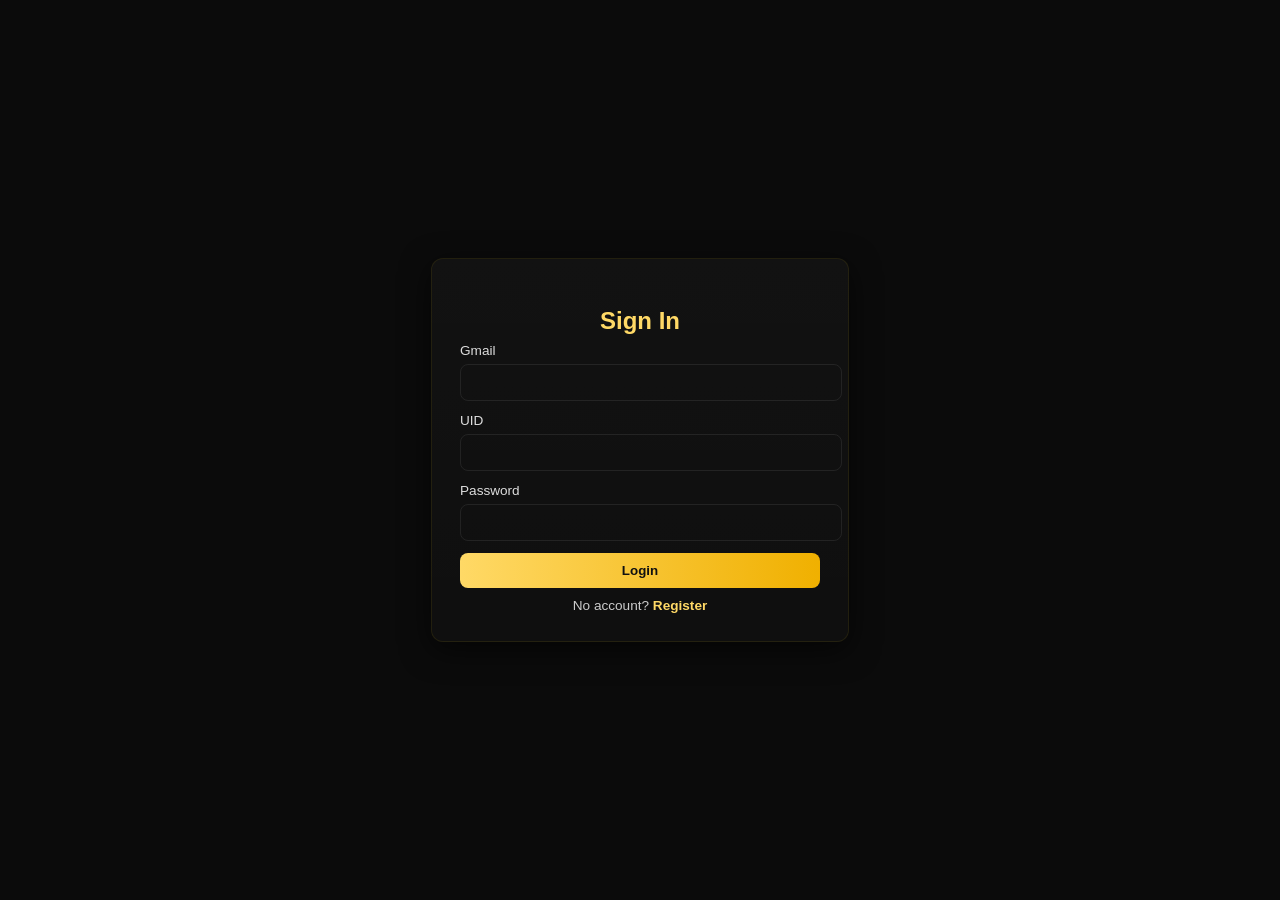
<file: index.html>
<!doctype html>
<html lang="en">
<head>
<meta charset="utf-8"/>
<meta name="viewport" content="width=device-width,initial-scale=1"/>
<title>Login</title>
<style>
  body{font-family:Arial,Helvetica,sans-serif;background:#0b0b0b;color:#fff;display:flex;align-items:center;justify-content:center;height:100vh;margin:0}
  .card{width:360px;padding:28px;border-radius:12px;background:linear-gradient(180deg, rgba(255,255,255,0.03), rgba(255,255,255,0.02));box-shadow:0 8px 30px rgba(0,0,0,0.6);border:1px solid rgba(255,215,0,0.08)}
  h2{color:#ffd966;text-align:center;margin-bottom:8px}
  label{display:block;font-size:0.85rem;margin-bottom:6px;color:#ddd}
  input{width:100%;padding:10px;border-radius:8px;border:1px solid rgba(255,255,255,0.08);background:transparent;color:#fff;margin-bottom:12px;outline:none}
  .btn{width:100%;padding:10px;border-radius:8px;border:none;background:linear-gradient(90deg,#ffd966,#f0b000);color:#111;font-weight:700;cursor:pointer}
  .msg{margin-top:12px;padding:10px;border-radius:8px;display:none}
  .msg.success{background:rgba(40,120,40,0.12);color:#bff0b7;border:1px solid rgba(40,120,40,0.18)}
  .msg.error{background:rgba(160,40,40,0.08);color:#ffbdbd;border:1px solid rgba(255,80,80,0.12)}
  .small{font-size:0.85rem;color:#ccc;text-align:center;margin-top:10px}
  a.link{color:#ffd966;text-decoration:none;font-weight:600}
</style>
</head>
<body>

<div class="card">
  <h2>Sign In</h2>

  <label for="email">Gmail</label>
  <input id="email" type="email" autocomplete="username">

  <label for="uid">UID</label>
  <input id="uid" type="text" autocomplete="username">

  <label for="password">Password</label>
  <input id="password" type="password" autocomplete="current-password">

  <button id="loginBtn" class="btn">Login</button>

  <div id="msg" class="msg" role="alert"></div>

  <div class="small">No account? <a class="link" href="register.html">Register</a></div>
</div>

<script>
async function sha256Hex(message) {
  const enc = new TextEncoder();
  const data = enc.encode(message);
  const hash = await crypto.subtle.digest('SHA-256', data);
  const bytes = Array.from(new Uint8Array(hash));
  return bytes.map(b => b.toString(16).padStart(2,'0')).join('');
}
function loadUsers(){ try{ const r=localStorage.getItem('tf_users'); return r?JSON.parse(r):[] }catch(e){return[]}}
function showMsg(t,type='error'){ const el=document.getElementById('msg'); el.textContent=t; el.className='msg '+(type==='success'?'success':'error'); el.style.display='block' }

document.getElementById('loginBtn').addEventListener('click', async () => {
  const email = document.getElementById('email').value.trim().toLowerCase();
  const uid   = document.getElementById('uid').value.trim();
  const pass  = document.getElementById('password').value;

  if(!email || !uid || !pass){ showMsg('Please fill all fields'); return; }
  if(!/^[^\s@]+@[^\s@]+\.[^\s@]+$/.test(email)){ showMsg('Invalid email'); return; }

  const users = loadUsers();
  const user = users.find(u => u.email === email && u.uid === uid);
  if(!user){ showMsg('Account not found'); return; }

  const passHash = await sha256Hex(pass);
  if(passHash !== user.passHash){ showMsg('Wrong password'); return; }

  // success: create a simple session object in localStorage
  localStorage.setItem('tf_session', JSON.stringify({ email: user.email, uid: user.uid, loggedAt: Date.now() }));

  showMsg('Login successful. Redirecting...', 'success');
  setTimeout(()=> { window.location.href = 'again.html'; }, 900);
});
</script>

</body>
</html>
</file>
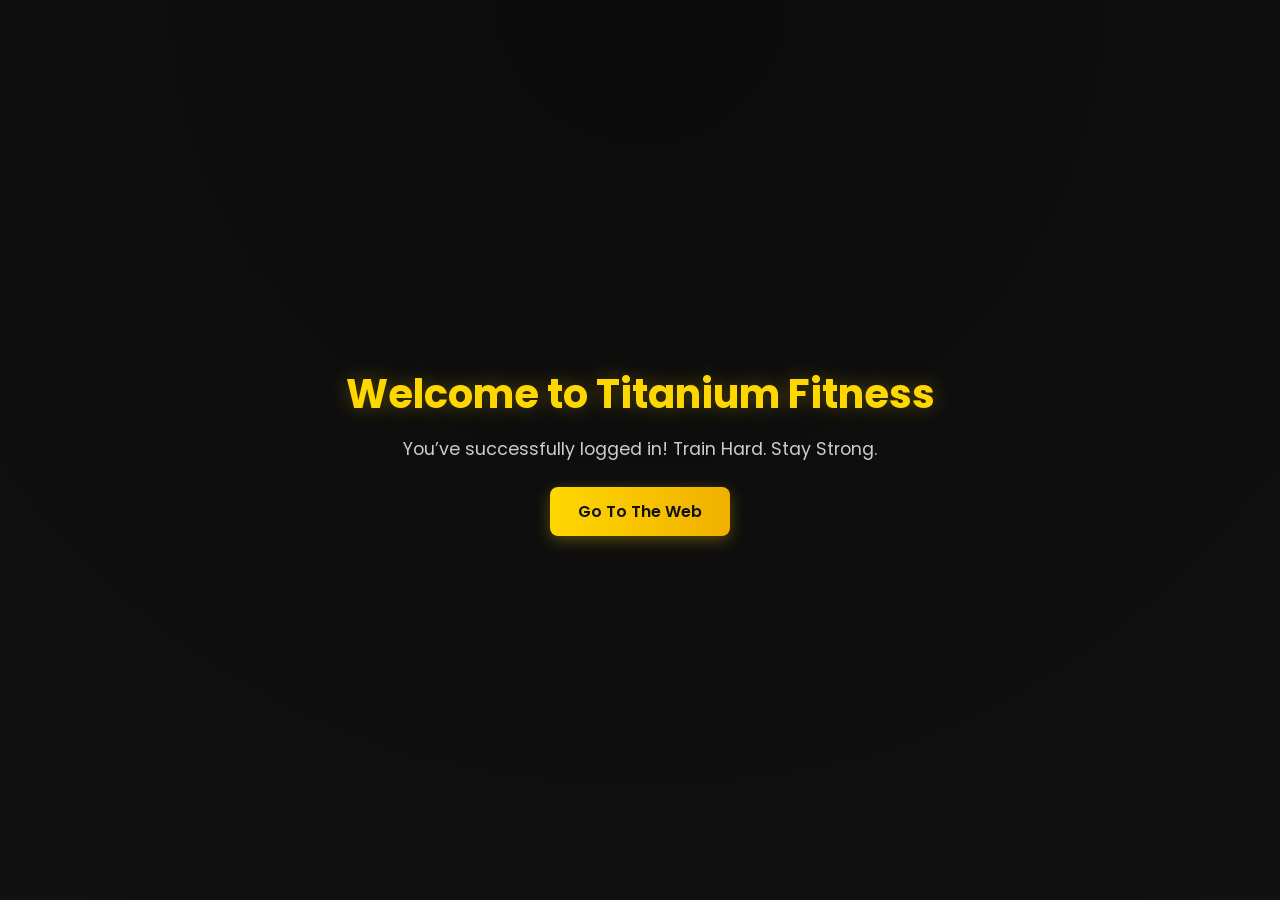
<file: again.html>
<!doctype html>
<html lang="en">
<head>
  <meta charset="utf-8" />
  <meta name="viewport" content="width=device-width,initial-scale=1" />
  <title>Welcome | Titanium Fitness</title>
  <style>
    @import url('https://fonts.googleapis.com/css2?family=Poppins:wght@400;600&display=swap');
    * {
      margin: 0;
      padding: 0;
      box-sizing: border-box;
      font-family: 'Poppins', sans-serif;
    }

    body {
      background: radial-gradient(circle at top, #0b0b0b, #111);
      color: white;
      min-height: 100vh;
      display: flex;
      align-items: center;
      justify-content: center;
      overflow: hidden;
    }

    /* Animation Container */
    .content {
      text-align: center;
      opacity: 0;
      transform: translateY(40px);
      animation: fadeSlideIn 1.2s ease forwards;
    }

    @keyframes fadeSlideIn {
      from {
        opacity: 0;
        transform: translateY(40px);
      }
      to {
        opacity: 1;
        transform: translateY(0);
      }
    }

    h1 {
      font-size: 2.5rem;
      color: gold;
      text-shadow: 0 0 20px rgba(255, 215, 0, 0.3);
    }

    p {
      margin-top: 12px;
      font-size: 1.1rem;
      color: #ccc;
    }

    .btn {
      margin-top: 25px;
      padding: 12px 28px;
      font-size: 1rem;
      background: linear-gradient(90deg, gold, #f0b000);
      color: #111;
      border: none;
      border-radius: 8px;
      font-weight: 600;
      cursor: pointer;
      box-shadow: 0 4px 15px rgba(255,215,0,0.3);
      transition: transform 0.2s, box-shadow 0.2s;
    }

    .btn:hover {
      transform: translateY(-4px);
      box-shadow: 0 8px 20px rgba(255,215,0,0.5);
    }
  </style>
</head>
<body>
  <div class="content">
    <h1>Welcome to Titanium Fitness</h1>
    <p>You’ve successfully logged in! Train Hard. Stay Strong.</p>
    <button class="btn" onclick="window.location.href='login.html'">Go To The Web</button>
  </div>
</body>
</html>
</file>
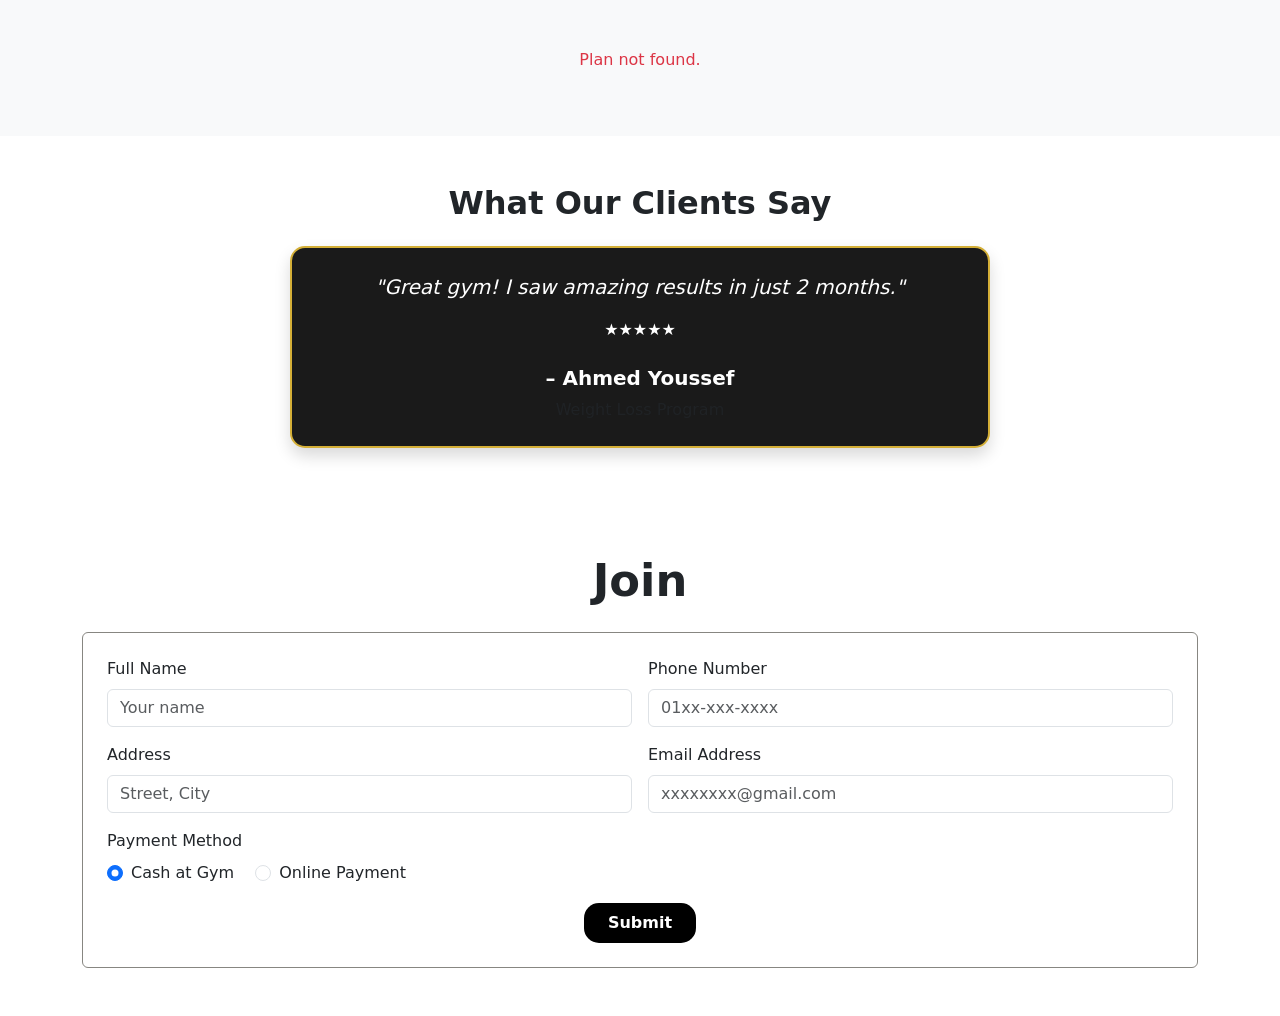
<file: plans.html>
<!DOCTYPE html>
<html lang="en">
<head>
  <meta charset="UTF-8">
  <title>Plan Details</title>
  <link href="https://cdn.jsdelivr.net/npm/bootstrap@5.3.2/dist/css/bootstrap.min.css" rel="stylesheet">
  <link rel="stylesheet" href="style.css">
</head>
<body>

<section class="py-5 bg-light">
  <div class="container">
    <div id="planDetails" class="text-center">
      <h1 id="planTitle" class=" featuresText mb-4"></h1>
      <h3 id="planPrice" class="mb-4"></h3>
      <p id="planDescription" class="lead mb-5"></p>
      <a href="index.html" class="btn btn-secondary ml-5">Back</a>
    </div>
  </div>
</section>
 <!-- Clients section -->
<section id="testimonials" class="py-5">
  <div class="container text-center">
    <h2 class="mb-4 fw-bold">What Our Clients Say</h2>
    <center><div id="testimonialContainer" class="p-4 plan-item shadow center hover text-white" style="max-width: 700px;">
      <p id="testimonialMessage" class="fs-5 fst-italic">"Great gym! I saw amazing results in just 2 months."</p>
      <div id="testimonialStars" class="mb-2"></div>
      <h5 id="testimonialName" class="mt-3 fw-bold">– Ahmed Youssef</h5>
      <p id="testimonialProgram" class="text-muted mb-0">Weight Loss Program</p>
    </div></center>
  </div>
</section>


<!-- Form section -->
<section id="#checkout" class="py-5">
  <div class="container">
    <h2 class="text-center mb-4 featuresText" style="color:var(--accent);">Join</h2>
    <form class="p-4 rounded border-form">
      <div class="row g-3">
        <div class="col-md-6">
          <label class="form-label">Full Name</label>
          <input type="text" class="form-control" placeholder="Your name" required>
        </div>
        <div class="col-md-6">
          <label class="form-label">Phone Number</label>
          <input type="tel" class="form-control" placeholder="01xx-xxx-xxxx" required>
        </div>
        <div class="col-md-6">
          <label class="form-label">Address</label>
          <input type="text" class="form-control" placeholder="Street, City" required>
        </div>
        <div class="col-md-6">
          <label class="form-label"> Email Address</label>
          <input type="email" class="form-control" placeholder="xxxxxxxx@gmail.com" required>
        </div>
        <div class="col-12">
          <label class="form-label d-block">Payment Method</label>
          <div class="form-check form-check-inline">
            <input class="form-check-input" type="radio" name="paymentMethod" id="cash" value="cash" checked>
            <label class="form-check-label" for="cash">Cash at Gym</label>
          </div>
          <div class="form-check form-check-inline">
            <input class="form-check-input" type="radio" name="paymentMethod" id="online" value="online">
            <label class="form-check-label" for="online">Online Payment</label>
          </div>
        </div>
        <div class="col-12 text-center">
          <button type="submit" class="btn btn-accent px-4 py-2 buutonHero">Submit</button>
        </div>
      </div>
    </form>
  </div>
</section>
<!-- 
Add Review Form 
 <section>
<div class="mt-5">
  <h3 class="fw-bold mb-3 text-center">Share Your Experience</h3>
  <form id="reviewForm" class="mx-auto" style="max-width: 600px;">
    <div class="mb-3">
      <label for="name" class="form-label">Your Name</label>
      <input type="text" class="form-control" id="name" placeholder="Enter your name" required>
    </div>

    <div class="mb-3">
      <label for="program" class="form-label">Program</label>
  <select class="form-select" id="program" required>
  <option value="">Choose a program</option>
  <option>General Fitness Program</option>
  <option>Youth Program</option>
  <option>Weight Loss Program</option>
  <option>Basic Physiotherapy Plan</option>
  <option>Muscle Building Program</option>
  <option>Ladies Program</option>
  <option>Advanced Physiotherapy Plan</option>
  <option>Nutrition + Training Plan</option>
  <option>Premium Physiotherapy Plan</option>
  <option>Pro Athlete Program</option>
  <option>VIP Personal Program</option>
  <option>Annual All-Inclusive</option>
 </select>

    </div>

    <div class="mb-3">
      <label for="rating" class="form-label">Rating</label>
      <select class="form-select" id="rating" required>
        <option value="">Choose rating</option>
        <option>★★★★★</option>
        <option>★★★★☆</option>
        <option>★★★☆☆</option>
        <option>★★☆☆☆</option>
        <option>★☆☆☆☆</option>
      </select>
    </div>

    <div class="mb-3">
      <label for="reviewText" class="form-label">Your Review</label>
      <textarea class="form-control" id="reviewText" rows="3" placeholder="Write your review..." required></textarea>
    </div>

    <button type="submit" class="btn btn-primary w-100">Submit Review</button>
  </form>

  <div id="reviewMessage" class="mt-3 fw-bold text-success" style="display: none;">
    ✅ Thank you! Your review has been submitted.
  </div>
</div>
 </section> !--> 
 <script src="plans.js"></script>
<script src="script.js"></script>
<script>
  const testimonials = [
    {
      message: "Great gym! I saw amazing results in just 2 months.",
      name: "Ahmed Youssef",
      program: "Weight Loss Program",
      rating: 5
    },
    {
      message: "The trainers are super supportive and motivating. I love it here!",
      name: "Sarah Ali",
      program: "Ladies Program",
      rating: 5
    },
    {
      message: "Best physiotherapy service I've tried. My recovery was fast and smooth.",
      name: "Mohamed Hassan",
      program: "Advanced Physiotherapy Plan",
      rating: 5
    },
    {
      message: "The environment is clean and the equipment is top-notch!",
      name: "Omar Ibrahim",
      program: "Muscle Building Program",
      rating: 5
    },
    {
      message: "Amazing experience! The annual plan saved me a lot of money.",
      name: "Mona Adel",
      program: "Annual All-Inclusive",
      rating: 5
    }
  ];

  let currentTestimonial = 0;
  const container = document.getElementById("testimonialContainer");
  const messageEl = document.getElementById("testimonialMessage");
  const nameEl = document.getElementById("testimonialName");
  const programEl = document.getElementById("testimonialProgram");
  const starsEl = document.getElementById("testimonialStars");

  function generateStars(rating) {
    let starsHTML = "";
    for (let i = 1; i <= 5; i++) {
      starsHTML += i <= rating ? "★" : "☆";
    }
    return starsHTML;
  }

  function showTestimonial(index) {
    const t = testimonials[index];
    messageEl.textContent = `"${t.message}"`;
    nameEl.textContent = `– ${t.name}`;
    programEl.textContent = t.program;
    starsEl.innerHTML = generateStars(t.rating);
  }

  function cycleTestimonials() {
    container.classList.remove("fade-in");
    container.classList.add("fade-out");

    setTimeout(() => {
      currentTestimonial = (currentTestimonial + 1) % testimonials.length;
      showTestimonial(currentTestimonial);
      container.classList.remove("fade-out");
      container.classList.add("fade-in");
    }, 500);
  }

  // أول رأي
  showTestimonial(currentTestimonial);

  // تغيير تلقائي كل 15 ثانية
  setInterval(cycleTestimonials, 7000);
</script>
<script>
  document.addEventListener('DOMContentLoaded', () => {
    setTimeout(() => {
      const loadingScreen = document.getElementById('loadingScreen');
      loadingScreen.classList.add('hide');
      setTimeout(() => loadingScreen.remove(), 600);
    }, 3000);
  });
</script>
<script>
    // 🟡 السعر الأصلي
  const originalPriceText = document.getElementById("originalPrice").innerText;
  const originalPriceValue = parseFloat(originalPriceText.replace(/[^0-9.]/g, ""));

  // 🟢 تطبيق خصم 10%
  const discount = 0.10;
  const discountedPriceValue = originalPriceValue - (originalPriceValue * discount);

  // 💰 عرض السعر الجديد
  document.getElementById("discountedPrice").innerText = `EGP ${discountedPriceValue.toFixed(2)}`;

  // ❌ وضع خط على السعر القديم
  document.getElementById("originalPrice").style.textDecoration = "line-through";
</script>
</body>
</html>
</file>
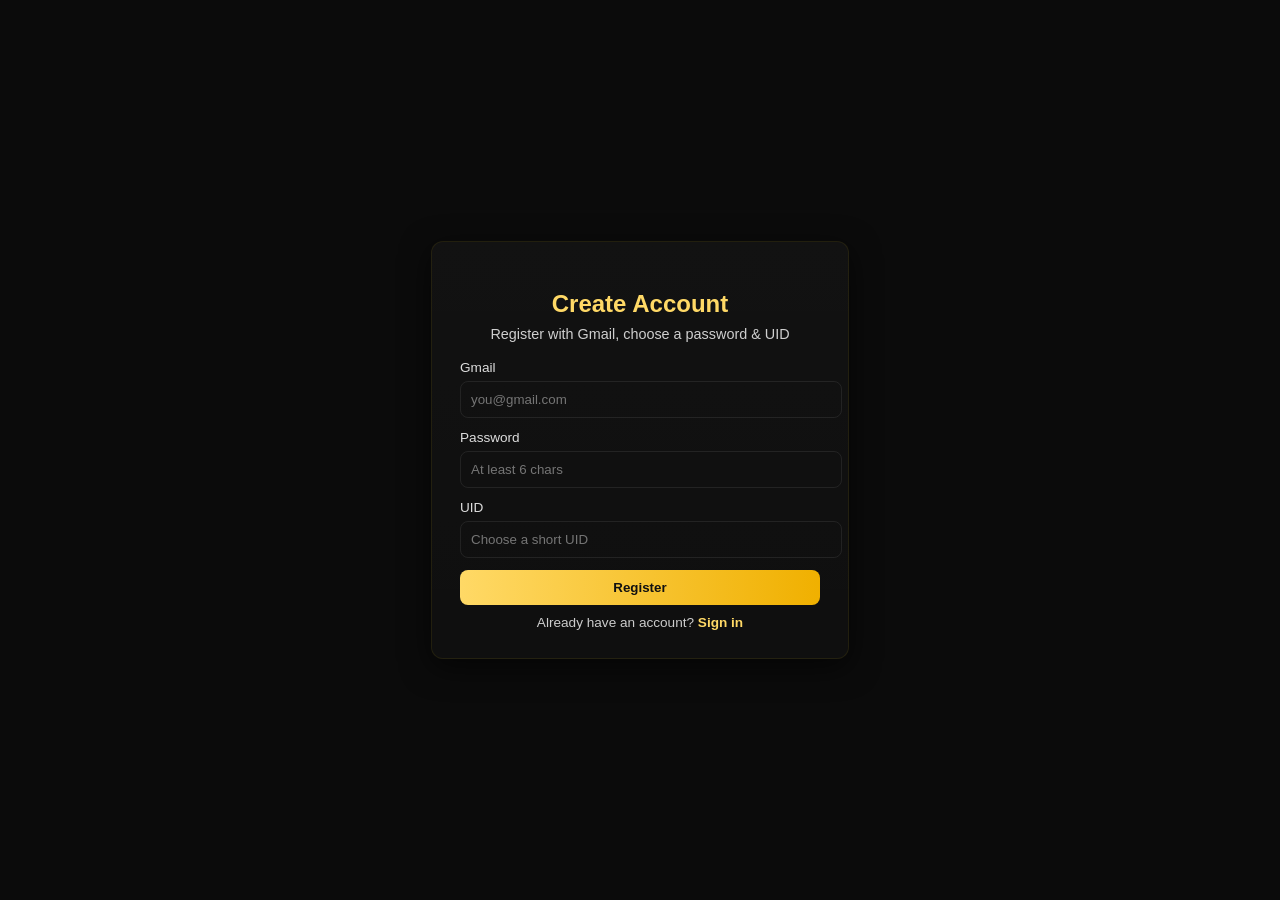
<file: register.html>
<!doctype html>
<html lang="en">
<head>
<meta charset="utf-8"/>
<meta name="viewport" content="width=device-width,initial-scale=1"/>
<title>Register</title>
<style>
  /* خفيف منسق */
  body{font-family:Arial,Helvetica,sans-serif;background:#0b0b0b;color:#fff;display:flex;align-items:center;justify-content:center;height:100vh;margin:0}
  .card{width:360px;padding:28px;border-radius:12px;background:linear-gradient(180deg, rgba(255,255,255,0.03), rgba(255,255,255,0.02));box-shadow:0 8px 30px rgba(0,0,0,0.6);border:1px solid rgba(255,215,0,0.08)}
  h2{color:#ffd966;text-align:center;margin-bottom:8px}
  .hint{color:#cfcfcf;text-align:center;margin-bottom:18px;font-size:0.9rem}
  label{display:block;font-size:0.85rem;margin-bottom:6px;color:#ddd}
  input{width:100%;padding:10px;border-radius:8px;border:1px solid rgba(255,255,255,0.08);background:transparent;color:#fff;margin-bottom:12px;outline:none}
  .btn{width:100%;padding:10px;border-radius:8px;border:none;background:linear-gradient(90deg,#ffd966,#f0b000);color:#111;font-weight:700;cursor:pointer}
  .msg{margin-top:12px;padding:10px;border-radius:8px;display:none}
  .msg.success{background:rgba(40,120,40,0.12);color:#bff0b7;border:1px solid rgba(40,120,40,0.18)}
  .msg.error{background:rgba(160,40,40,0.08);color:#ffbdbd;border:1px solid rgba(255,80,80,0.12)}
  .small{font-size:0.85rem;color:#ccc;text-align:center;margin-top:10px}
  a.link{color:#ffd966;text-decoration:none;font-weight:600}
</style>
</head>
<body>

<div class="card">
  <h2>Create Account</h2>
  <div class="hint">Register with Gmail, choose a password & UID</div>

  <label for="email">Gmail</label>
  <input id="email" type="email" placeholder="you@gmail.com" autocomplete="email">

  <label for="password">Password</label>
  <input id="password" type="password" placeholder="At least 6 chars">

  <label for="uid">UID</label>
  <input id="uid" type="text" placeholder="Choose a short UID">

  <button id="registerBtn" class="btn">Register</button>

  <div id="msg" class="msg" role="alert"></div>

  <div class="small">Already have an account? <a class="link" href="index.html">Sign in</a></div>
</div>

<script>
/*
  Simple local register:
  - store users under localStorage key "tf_users" as array of objects:
    { email, uid, passHash }
  - passHash is SHA-256 hex using SubtleCrypto
*/

// util: sha256 -> hex
async function sha256Hex(message) {
  const enc = new TextEncoder();
  const data = enc.encode(message);
  const hash = await crypto.subtle.digest('SHA-256', data);
  const bytes = Array.from(new Uint8Array(hash));
  return bytes.map(b => b.toString(16).padStart(2,'0')).join('');
}

function loadUsers() {
  try {
    const raw = localStorage.getItem('tf_users');
    return raw ? JSON.parse(raw) : [];
  } catch(e) { return []; }
}
function saveUsers(users) { localStorage.setItem('tf_users', JSON.stringify(users)); }

const emailInput = document.getElementById('email');
const passInput  = document.getElementById('password');
const uidInput   = document.getElementById('uid');
const btn = document.getElementById('registerBtn');
const msg = document.getElementById('msg');

function showMessage(text, type='error') {
  msg.textContent = text;
  msg.className = 'msg ' + (type === 'success' ? 'success' : 'error');
  msg.style.display = 'block';
}

btn.addEventListener('click', async () => {
  msg.style.display = 'none';
  const email = emailInput.value.trim().toLowerCase();
  const pass  = passInput.value;
  const uid   = uidInput.value.trim();

  // validation
  if (!email || !pass || !uid) { showMessage('Please fill all fields'); return; }
  if (!/^[^\s@]+@[^\s@]+\.[^\s@]+$/.test(email)) { showMessage('Invalid email'); return; }
  if (pass.length < 6) { showMessage('Password must be at least 6 chars'); return; }
  if (uid.length < 2) { showMessage('UID too short'); return; }

  const users = loadUsers();
  if (users.some(u => u.email === email)) { showMessage('Email already registered'); return; }
  if (users.some(u => u.uid === uid)) { showMessage('UID already taken'); return; }

  // hash password
  showMessage('Creating account...', 'success');
  try {
    const hash = await sha256Hex(pass);
    users.push({ email, uid, passHash: hash, created: Date.now() });
    saveUsers(users);
    showMessage('Account created! Redirecting to login...', 'success');
    setTimeout(() => { window.location.href = 'index.html'; }, 1100);
  } catch (e) {
    console.error(e);
    showMessage('Unexpected error, try again');
  }
});
</script>

</body>
</html>
</file>
<file: style.css>
* {
  padding: 0;
  margin: 0;
  box-sizing: border-box;
}
a {
  text-decoration: none;
}
  #loadingScreen {
    position: fixed;
    top: 0;
    left: 0;
    width: 100%;
    height: 100%;
    background: #000000;
    display: flex;
    justify-content: center;
    align-items: center;
    z-index: 999999;
    transition: opacity 0.5s ease;
  }
  #loadingScreen.hide {
    opacity: 0;
    pointer-events: none;
  }
  .loadTextColor {
    color: #FFD700;
  }
  .loading-logo {       
    height: auto;
    animation: pulse 1.5s infinite;
  }
  .textSize {
    font-size: 3rem;
  }
  @keyframes pulse {
    0% { transform: scale(1); opacity: 1; }
    50% { transform: scale(1.1); opacity: 0.8; }
    100% { transform: scale(1); opacity: 1; }
  }
nav {
    /* margin: 10px;
    margin-top: 0; */
    background-color: #878681;
    box-shadow: 2px 4px 20px 0.9 #000000;
    backdrop-filter:blur (80px);
}
.navName:hover {
    color: #ffffff;
}
.shadow {
    box-shadow: 0 2px 20px rgba(0, 0, 0, 0.9);
}
.hero {
 background: linear-gradient(90deg, #000000,#d4af37),
 url('https://images.unsplash.com/photo-1579758629938-03607ccdbaba?auto=format&fit=crop&w=1400&q=80') center/cover no-repeat;
 color: white;
 text-align: center;
 padding: 100px 20px;
}
.hero h1 {
font-size: 2.8rem;
font-weight: bold;
}

.hero {
  height: 700px;
  position: relative;
  overflow: hidden;
}

.hero-video {
  position: absolute;
  top: 0;
  left: 0;
  width: 100%;
  height: 100%;
  object-fit: cover; /* يخلي الفيديو يغطي الخلفية بالكامل */
  z-index: 0;
}

.hero-overlay {
  position: absolute;
  top: 0;
  left: 0;
  width: 100%;
  height: 100%;
  background: rgba(0, 0, 0, 0.55); /* تغميق بسيط عشان النص يظهر بوضوح */
  z-index: 1;
}

.hero-content {
  z-index: 2;
  position: relative;
}

.buutonHero {
  background-color: #FFD700; /* الذهبي */
  border-radius: 15px;
  color: black;
  font-weight: bold;
  padding: 10px 25px;
  transition: 0.3s ease;
}
.buutonHero:hover {
  background-color: #b89600;
  color: white;
  transform: scale(1.05);
}
#trainerContainer {
  transition: opacity 0.5s ease;
  background-color: #000000; 
}
#trainerContainer.fade-out {
  opacity: 0;
}
#trainerContainer.fade-in {
  opacity: 1;
}
button,
.btn {
  background-color: #000000;
  border-radius: 15px;
  color: #ffffff;
  border: none;
  transition: all 0.3s ease;
}
  .fade-in {
    animation: fadeIn 0.5s ease-in-out forwards;
  }

  .fade-out {
    animation: fadeOut 0.5s ease-in-out forwards;
  }

  @keyframes fadeIn {
    from { opacity: 0; transform: scale(0.95); }
    to { opacity: 1; transform: scale(1); }
  }

  @keyframes fadeOut {
    from { opacity: 1; transform: scale(1); }
    to { opacity: 0; transform: scale(0.95); }
  }

button:hover,
.btn:hover {
  background-color: #FFD700;
  color: #000000;
  border-radius: 15px;
}
.imgOfferSize {
  width: 400px;
  height: auto;
}
.buttonMargin {
  margin-top: 15px;
}
div img {
  cursor: pointer;
}
:hover {
    transition: 0.5s;
}
#transition:hover {
    transform: translateY(-10px);
}
.plan-item {
  min-height: 420px; /* الطول الأدنى */
  max-height: 420px; /* الطول الأقصى لتثبيت الشكل */
  display: flex;
  flex-direction: column;
  justify-content: space-between;
  background-color: #1a1a1a; /* لون Titanium أسود معدني */
  color: #fff;
  border: 2px solid #d4af37; /* ذهبي أنيق */
  border-radius: 15px;
  transition: transform 0.3s ease, box-shadow 0.3s ease;
}
.btn-gold {
  background-color: #FFD700;
  color: #000;
  border: none;
  font-weight: 600;
  transition: all 0.3s ease;
}

.btn-gold:hover {
  transform: scale(1.05);
}

.plan-item:hover {
  transform: translateY(-10px);
  box-shadow: 0 0 20px rgba(212, 175, 55, 0.5);
}

.pricePlan {
  color: #d4af37; /* اللون الذهبي */
  font-weight: bold;
}
#trainers {
  background: radial-gradient(circle at center, #1a1a1a 0%, #000 100%);
}

.trainer-card {
  max-width: 500px;
  background-color: #111;
  border: 2px solid #d4af37; /* Titanium gold border */
  color: white;
  transition: all 0.6s ease;
  min-height: 400px;
}

.trainer-card img {
  width: 150px;
  height: 150px;
  object-fit: cover;
  border-radius: 50%;
  border: 3px solid #d4af37;
  margin-bottom: 15px;
}
.trainer-card h4 {
  color: #d4af37;
}

.trainer-card p {
  margin: 5px 0;
}
.trainer-card.fade {
  opacity: 0;
  transform: scale(0.9);
  transition: opacity 0.5s ease, transform 0.5s ease;
}
.center {
  align-items: center;
  justify-content: center;
}
.featuresText {
color: #000000;
font-size: 2.8rem;
font-weight: bold; 
margin-top: 10px;
}
.border-form {
  border: 1px solid #878681;
}
 #backToTopBtn {
  position: fixed;
  bottom: 25px;
  right: 25px;
  width: 45px;
  height: 45px;
  display: none;
  align-items: center;
  justify-content: center;
  font-size: 20px;
  z-index: 999;
  box-shadow: 0 4px 8px rgba(0,0,0,0.2);
  transition: all 0.3s ease;
  }
.footer {
    background-color: #878681;
    margin: 10px;
}
/* plans */
 .highlight {
  background-color: #f8f9fa;
  padding: 20px;
  border-radius: 10px;
  }
#testimonialContainer {
  min-height: 200px;
  transition: opacity 0.5s ease;
}
#testimonialContainer.fade-out {
  opacity: 0;
}
#testimonialContainer.fade-in {
  opacity: 1;
}
#starRating span {
  cursor: pointer;
}
.borderGold {
  border: 1px solid #FFD700;
}
</file>
